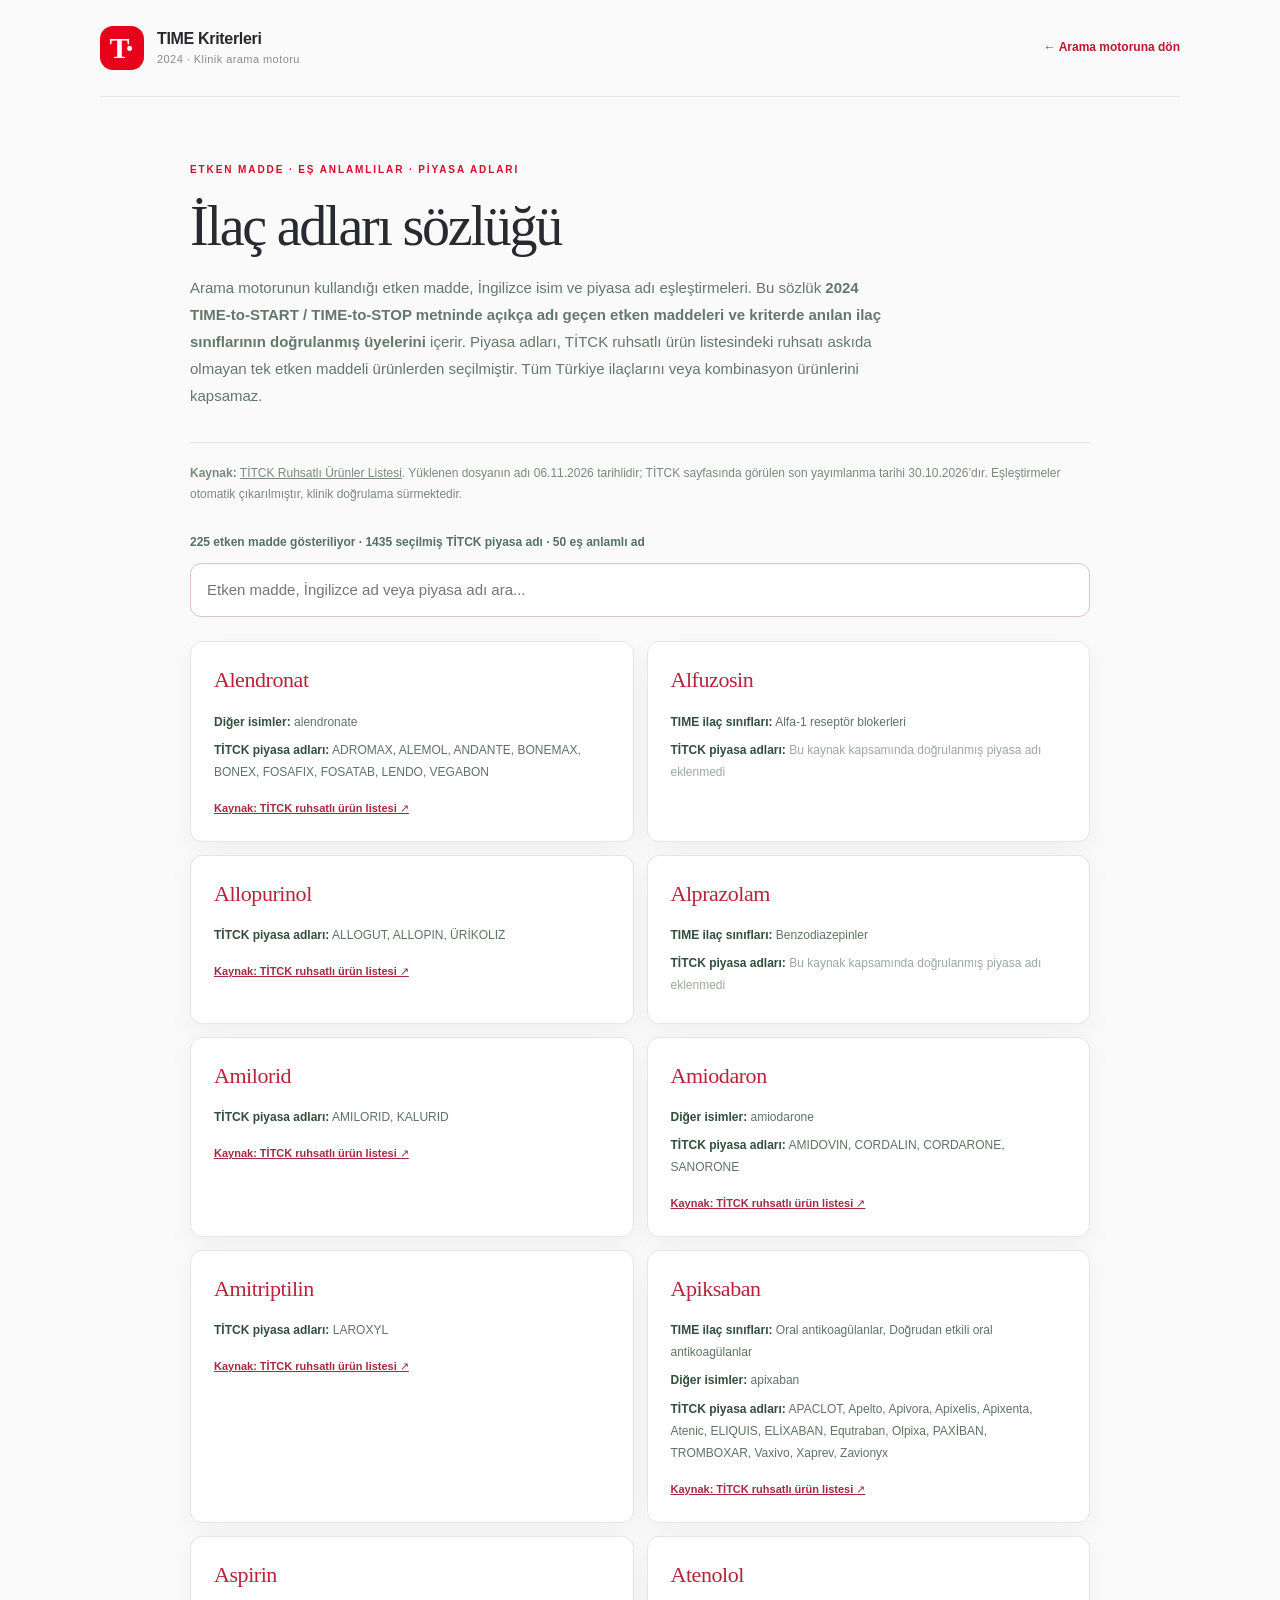
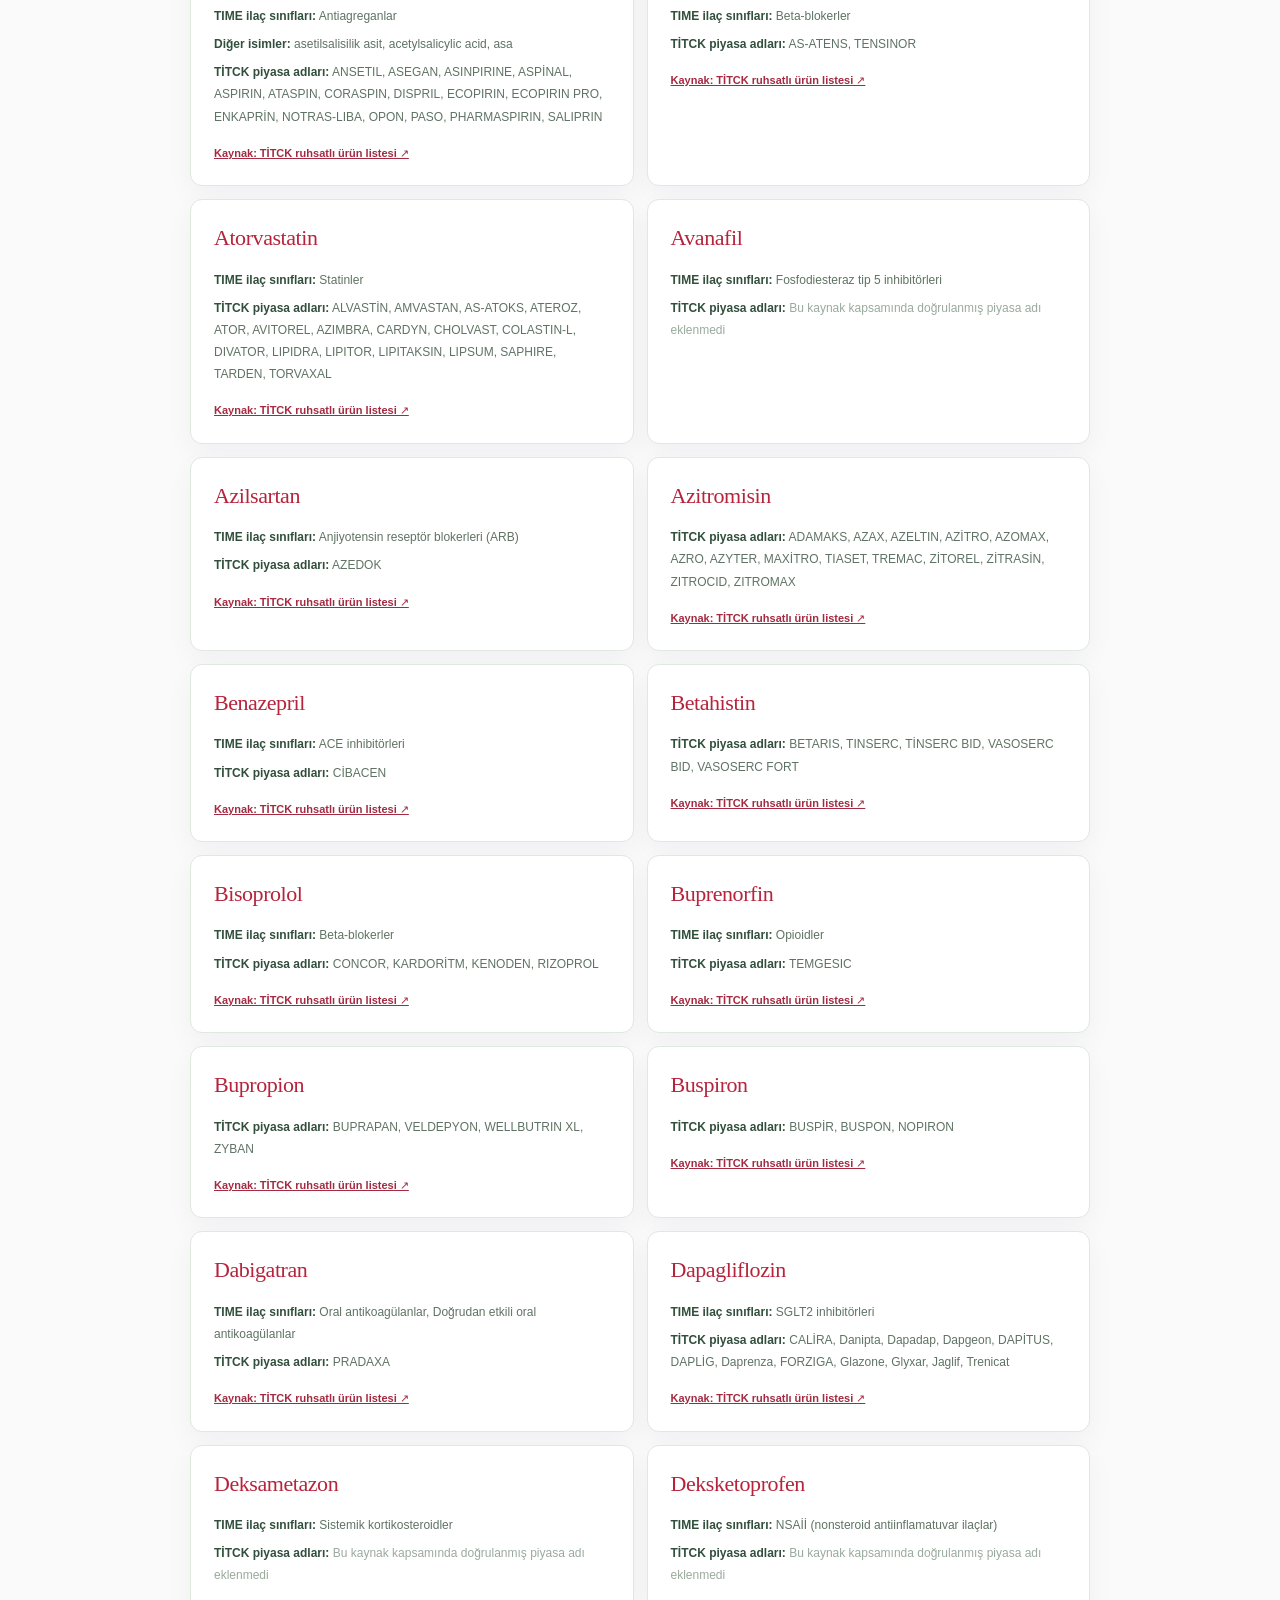
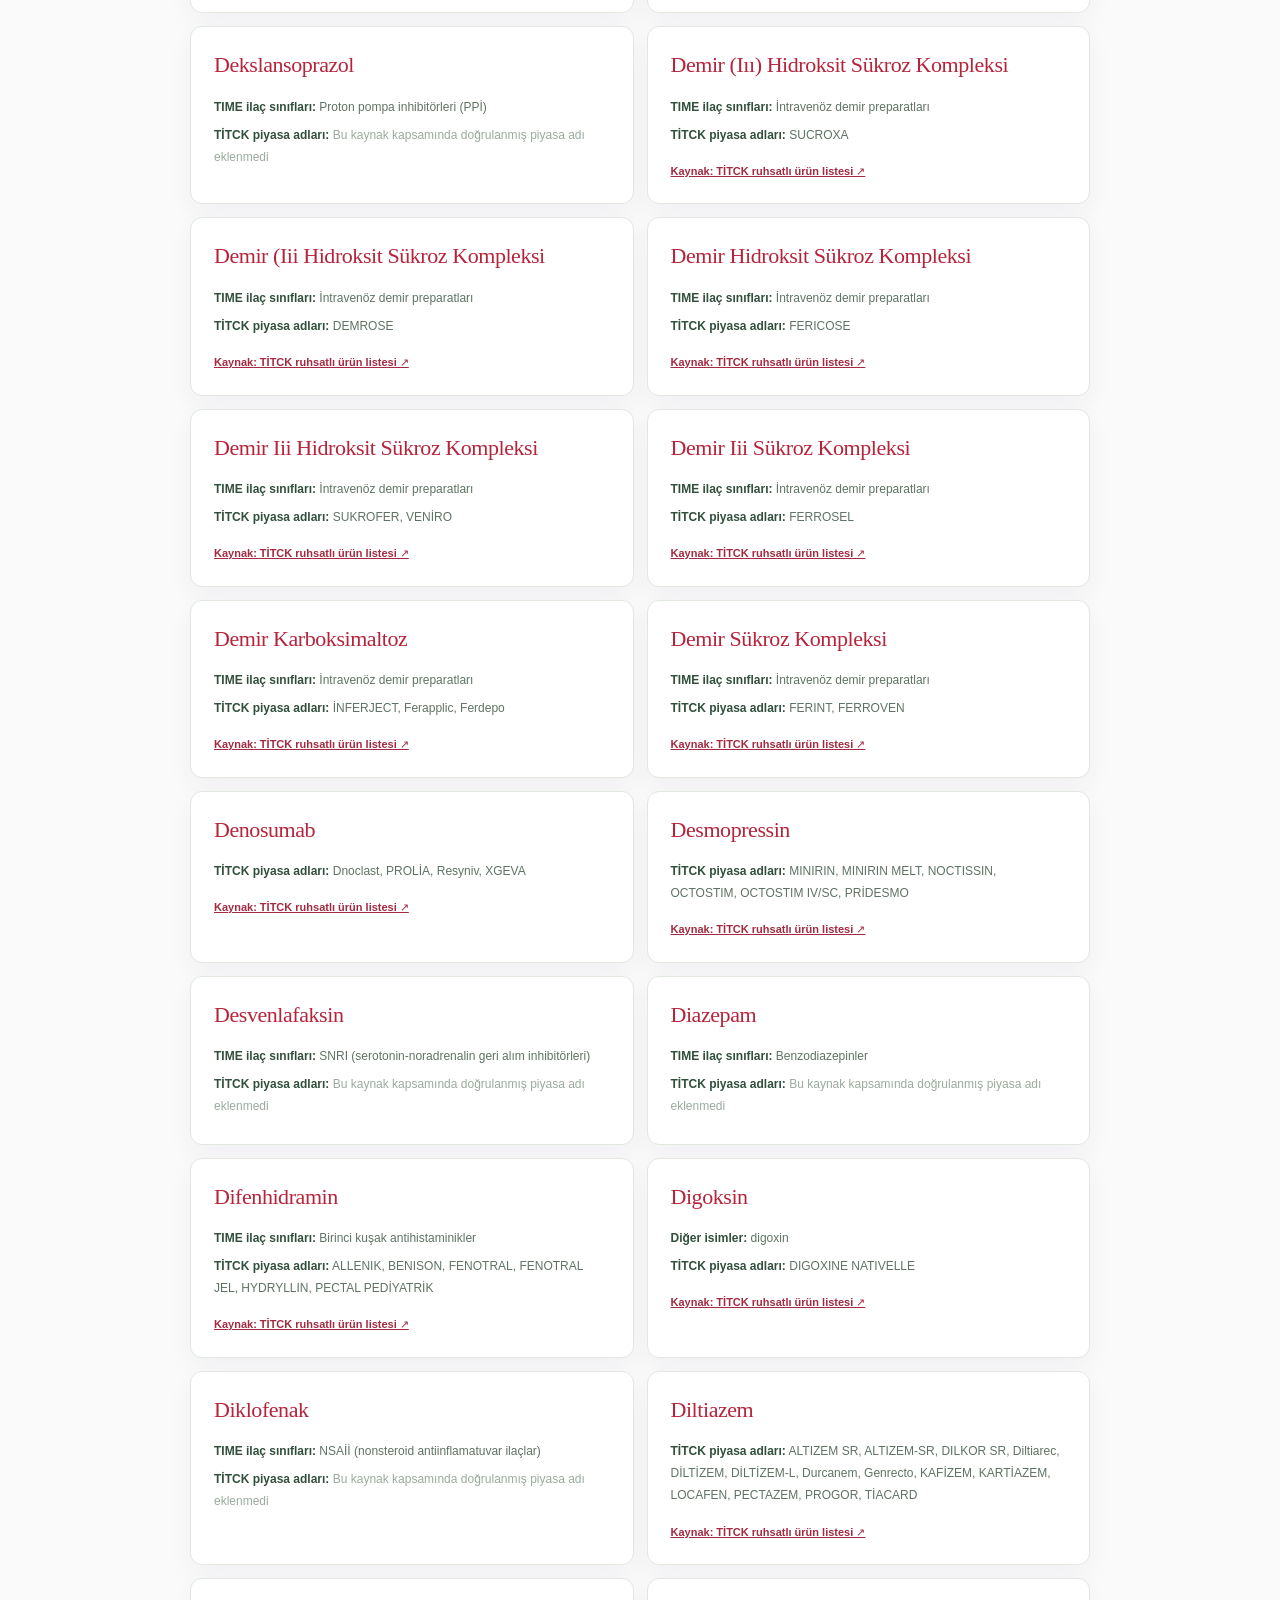
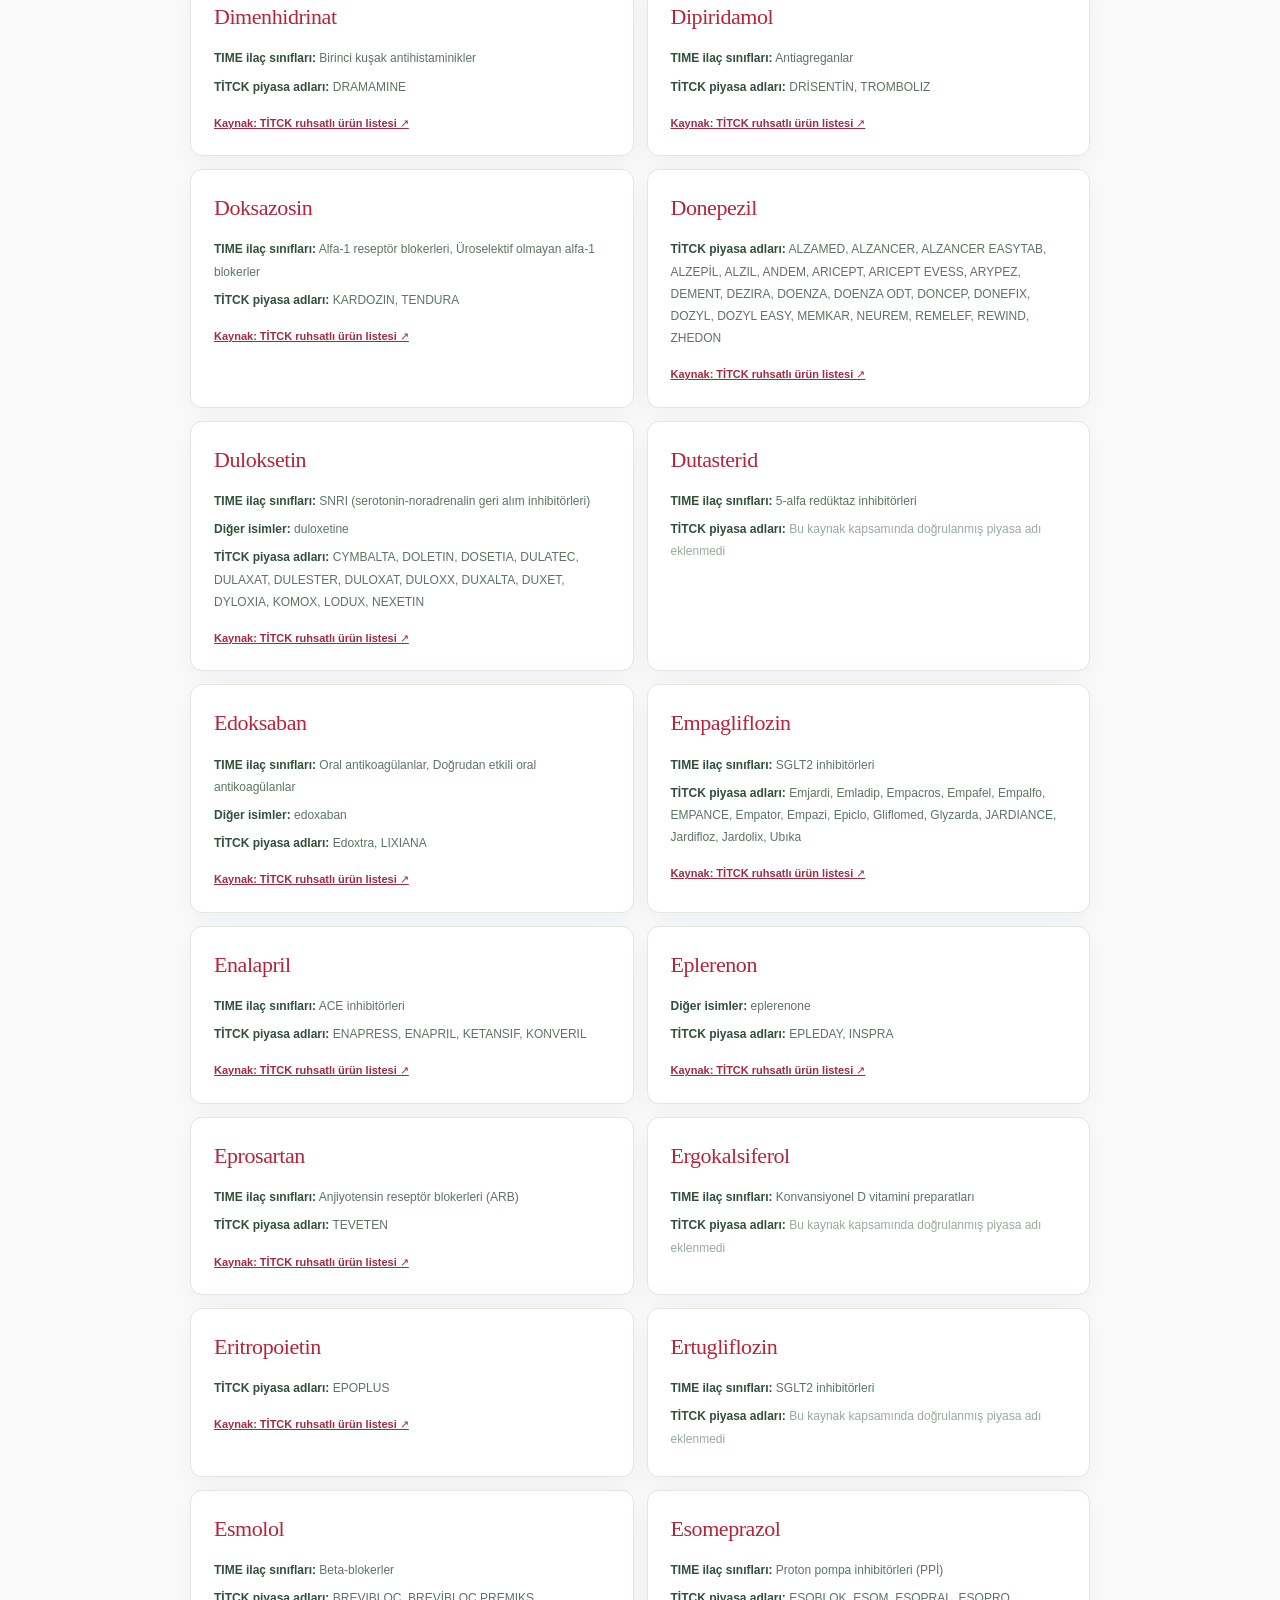
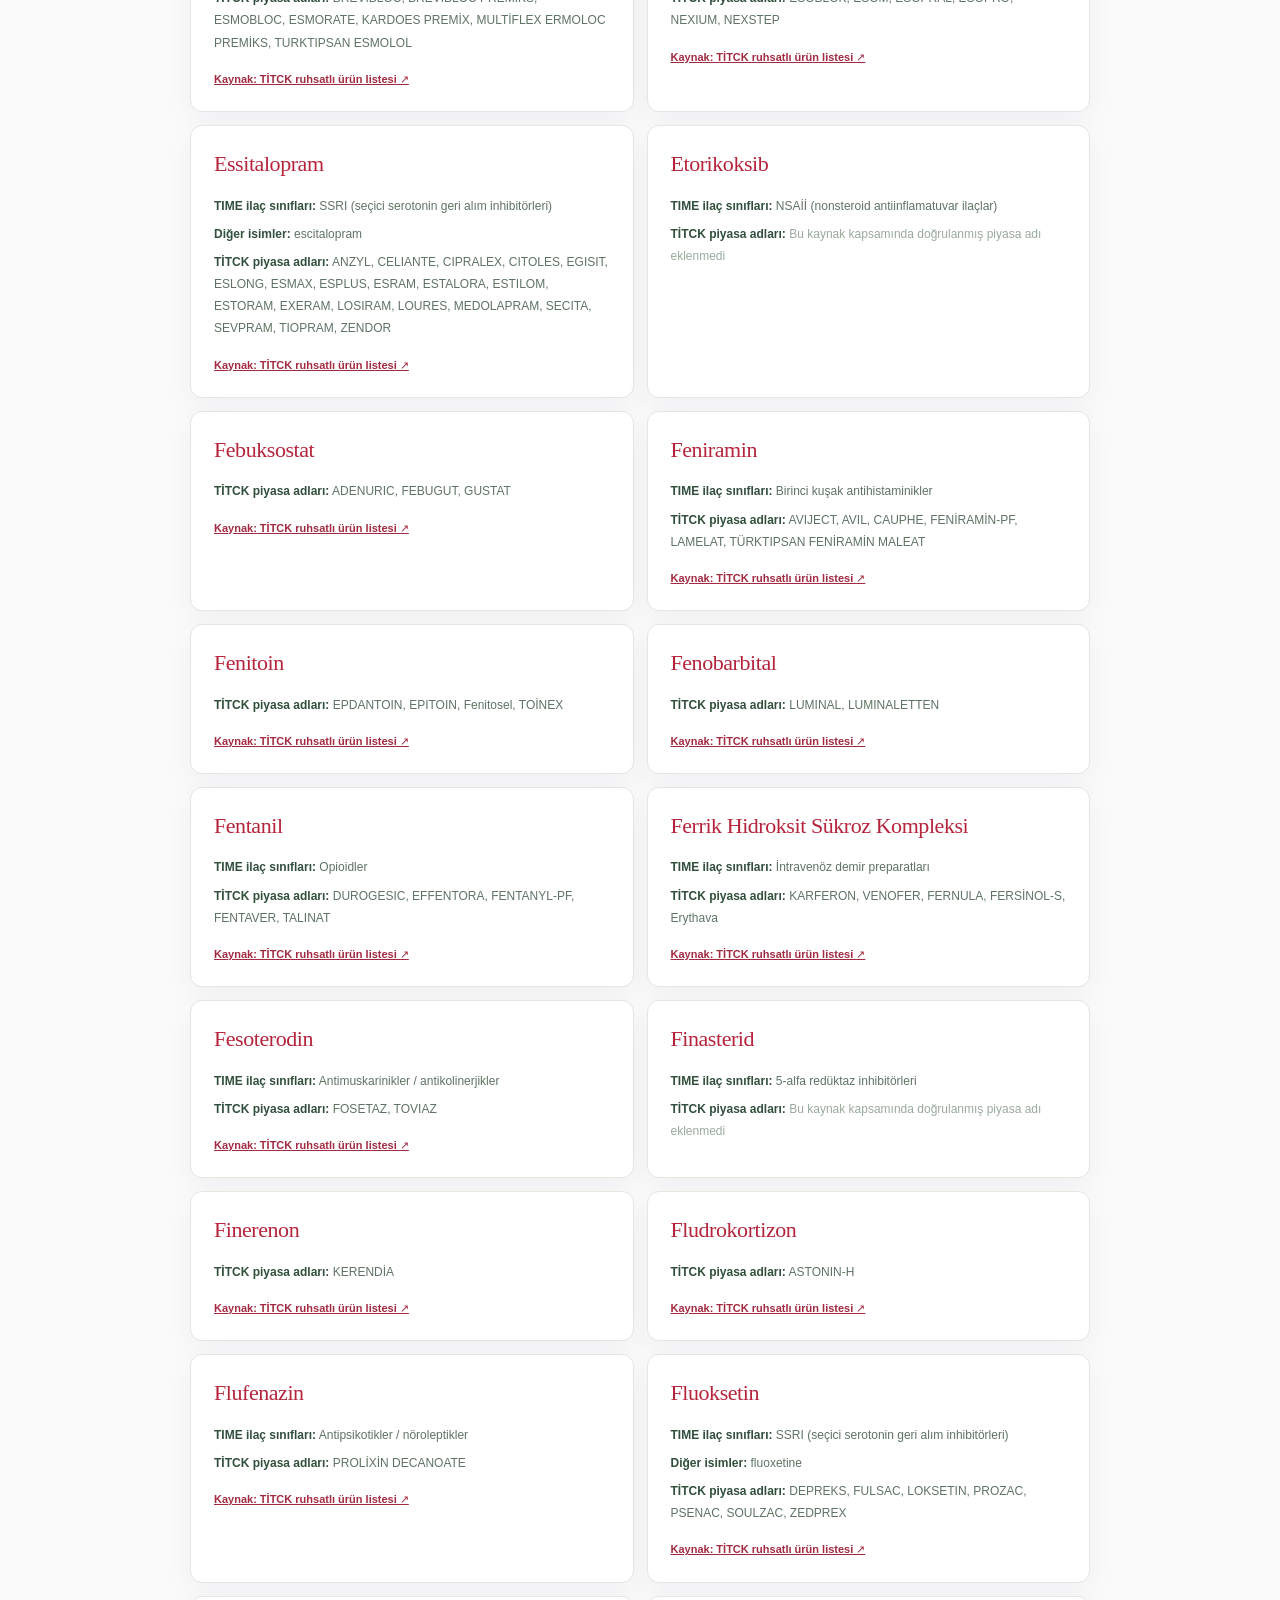
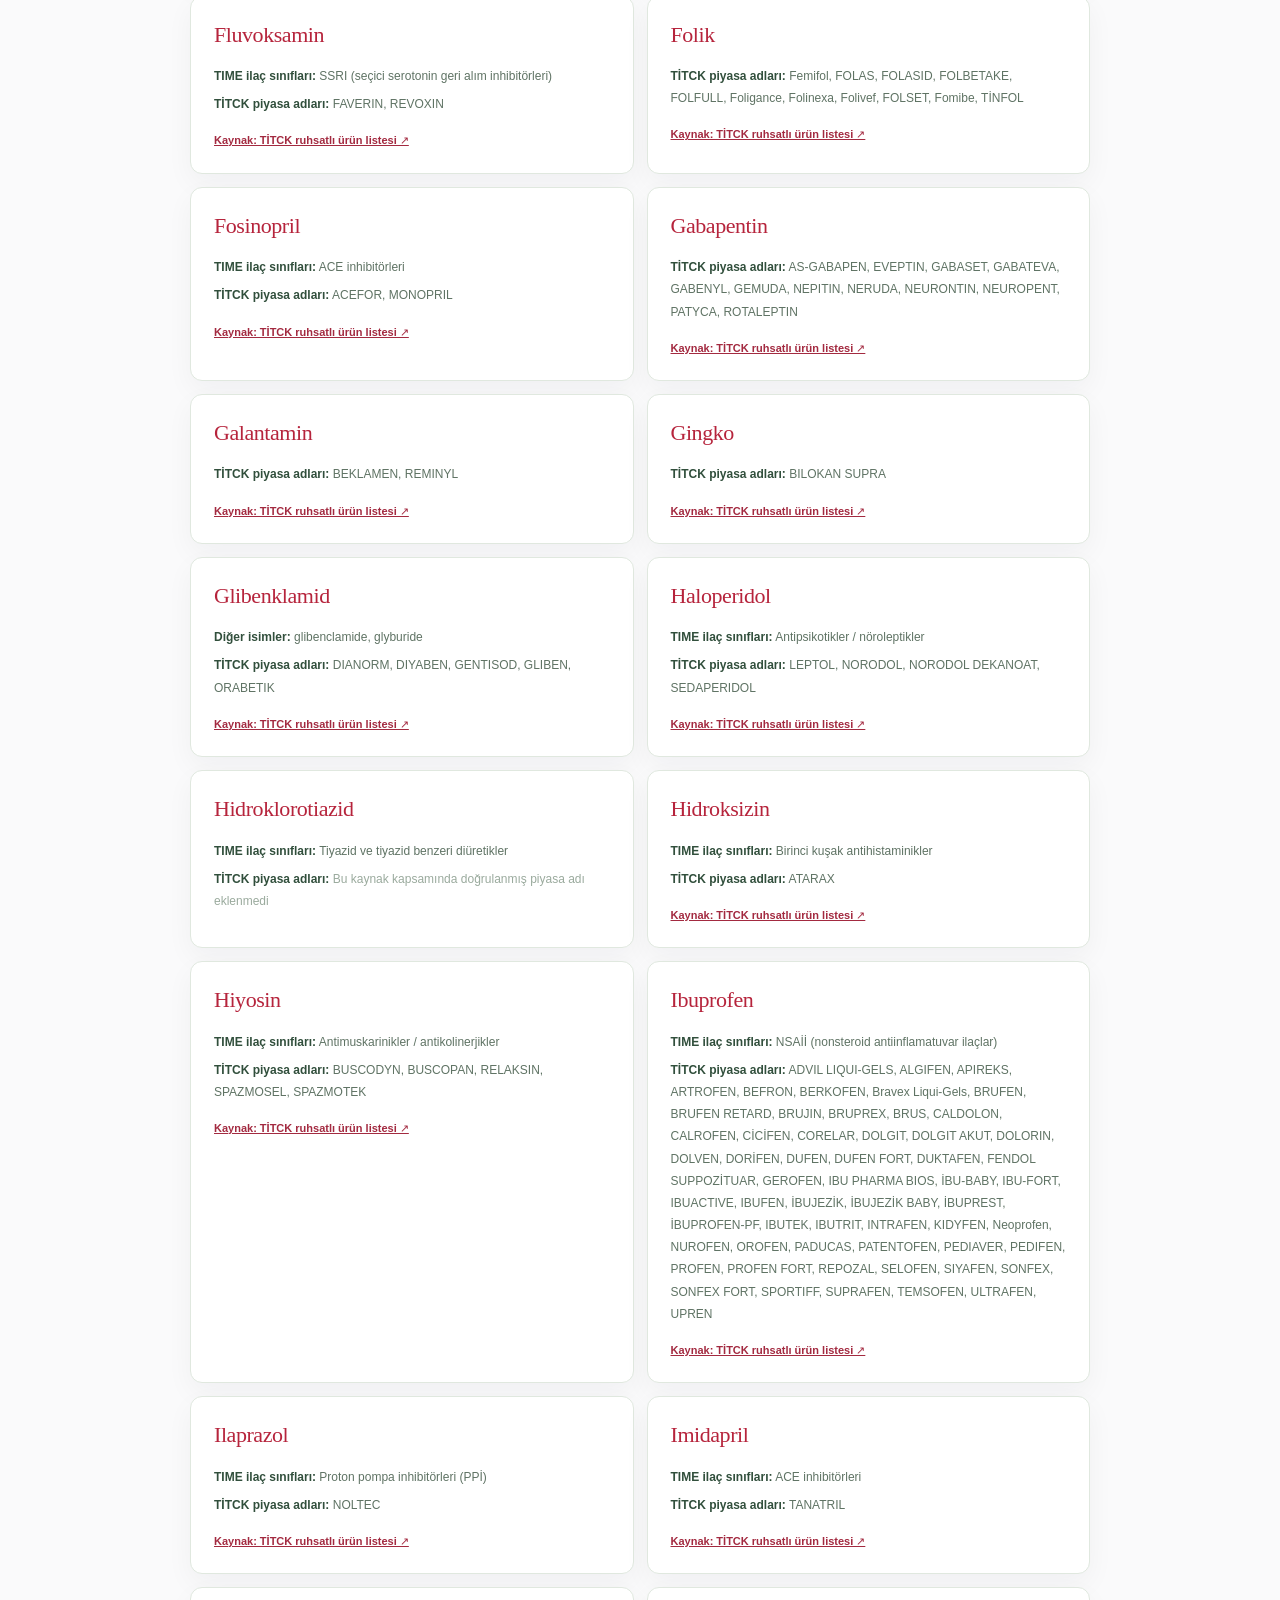
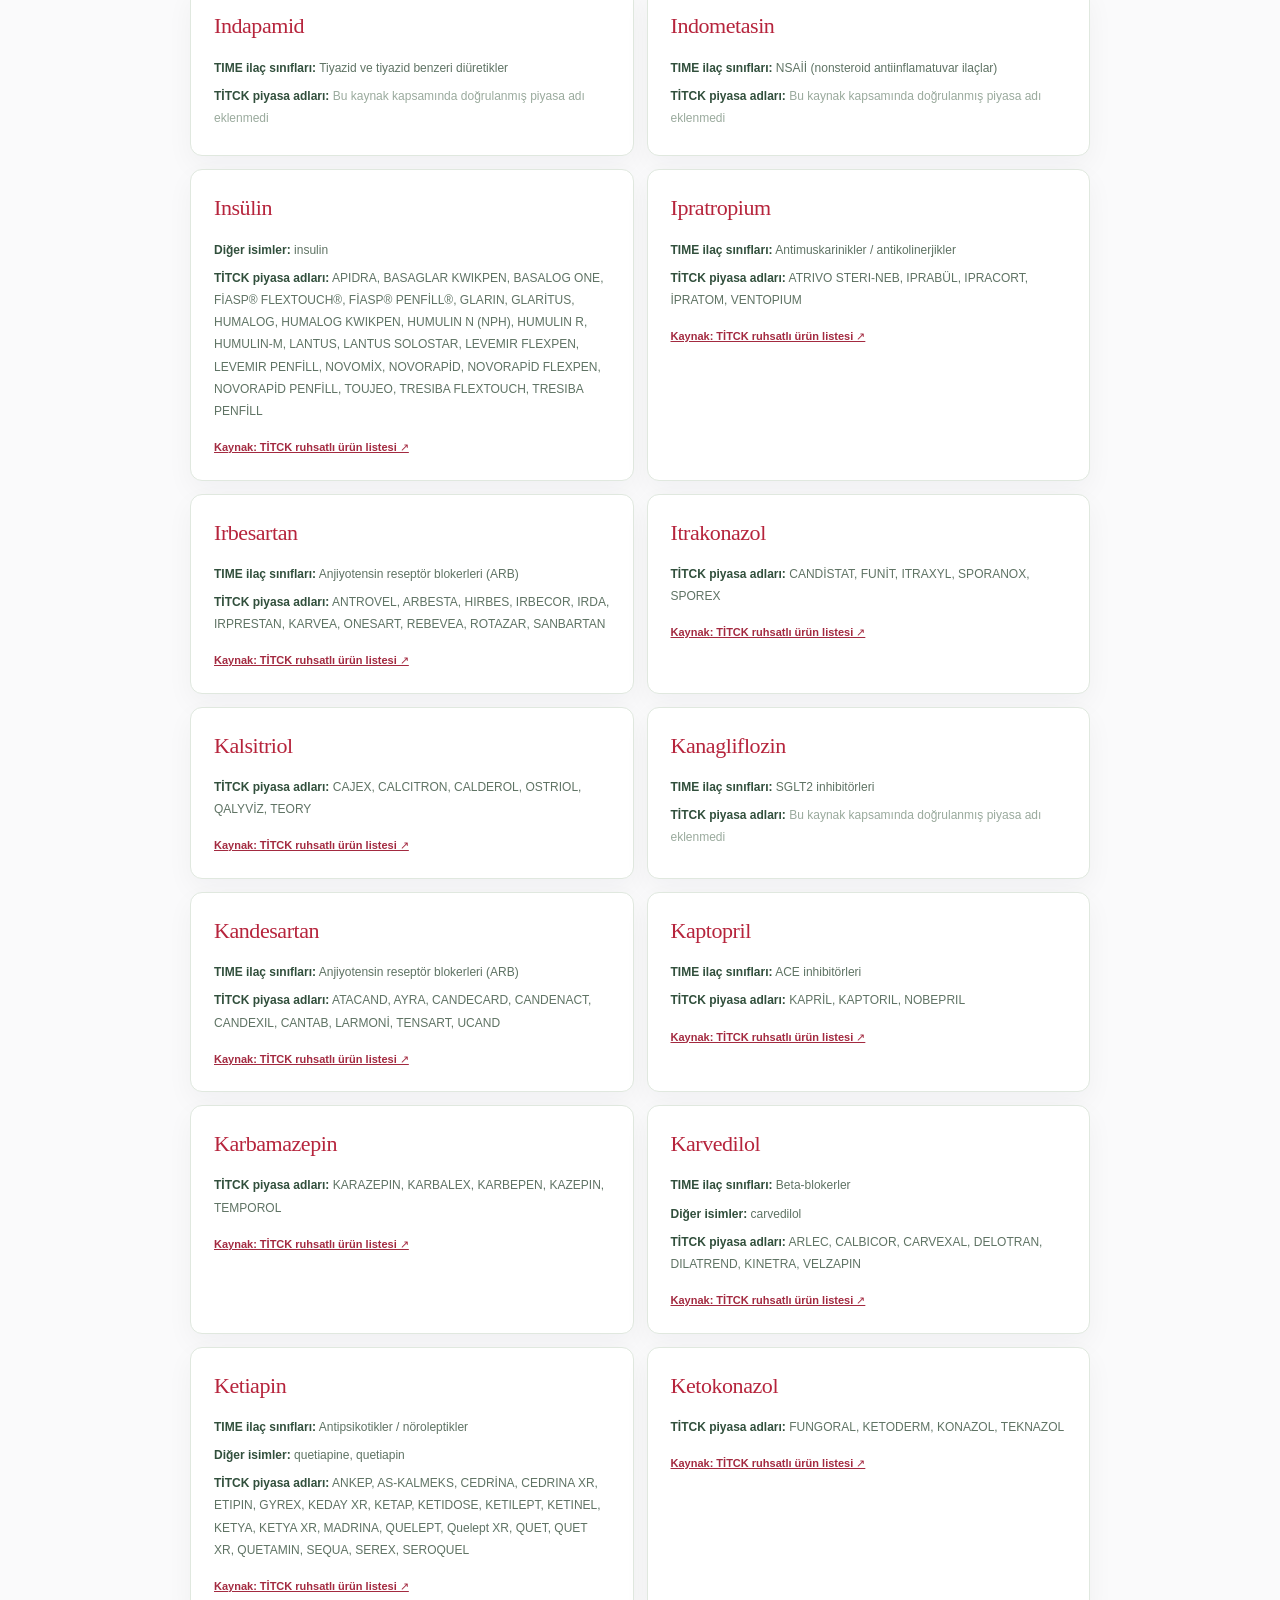
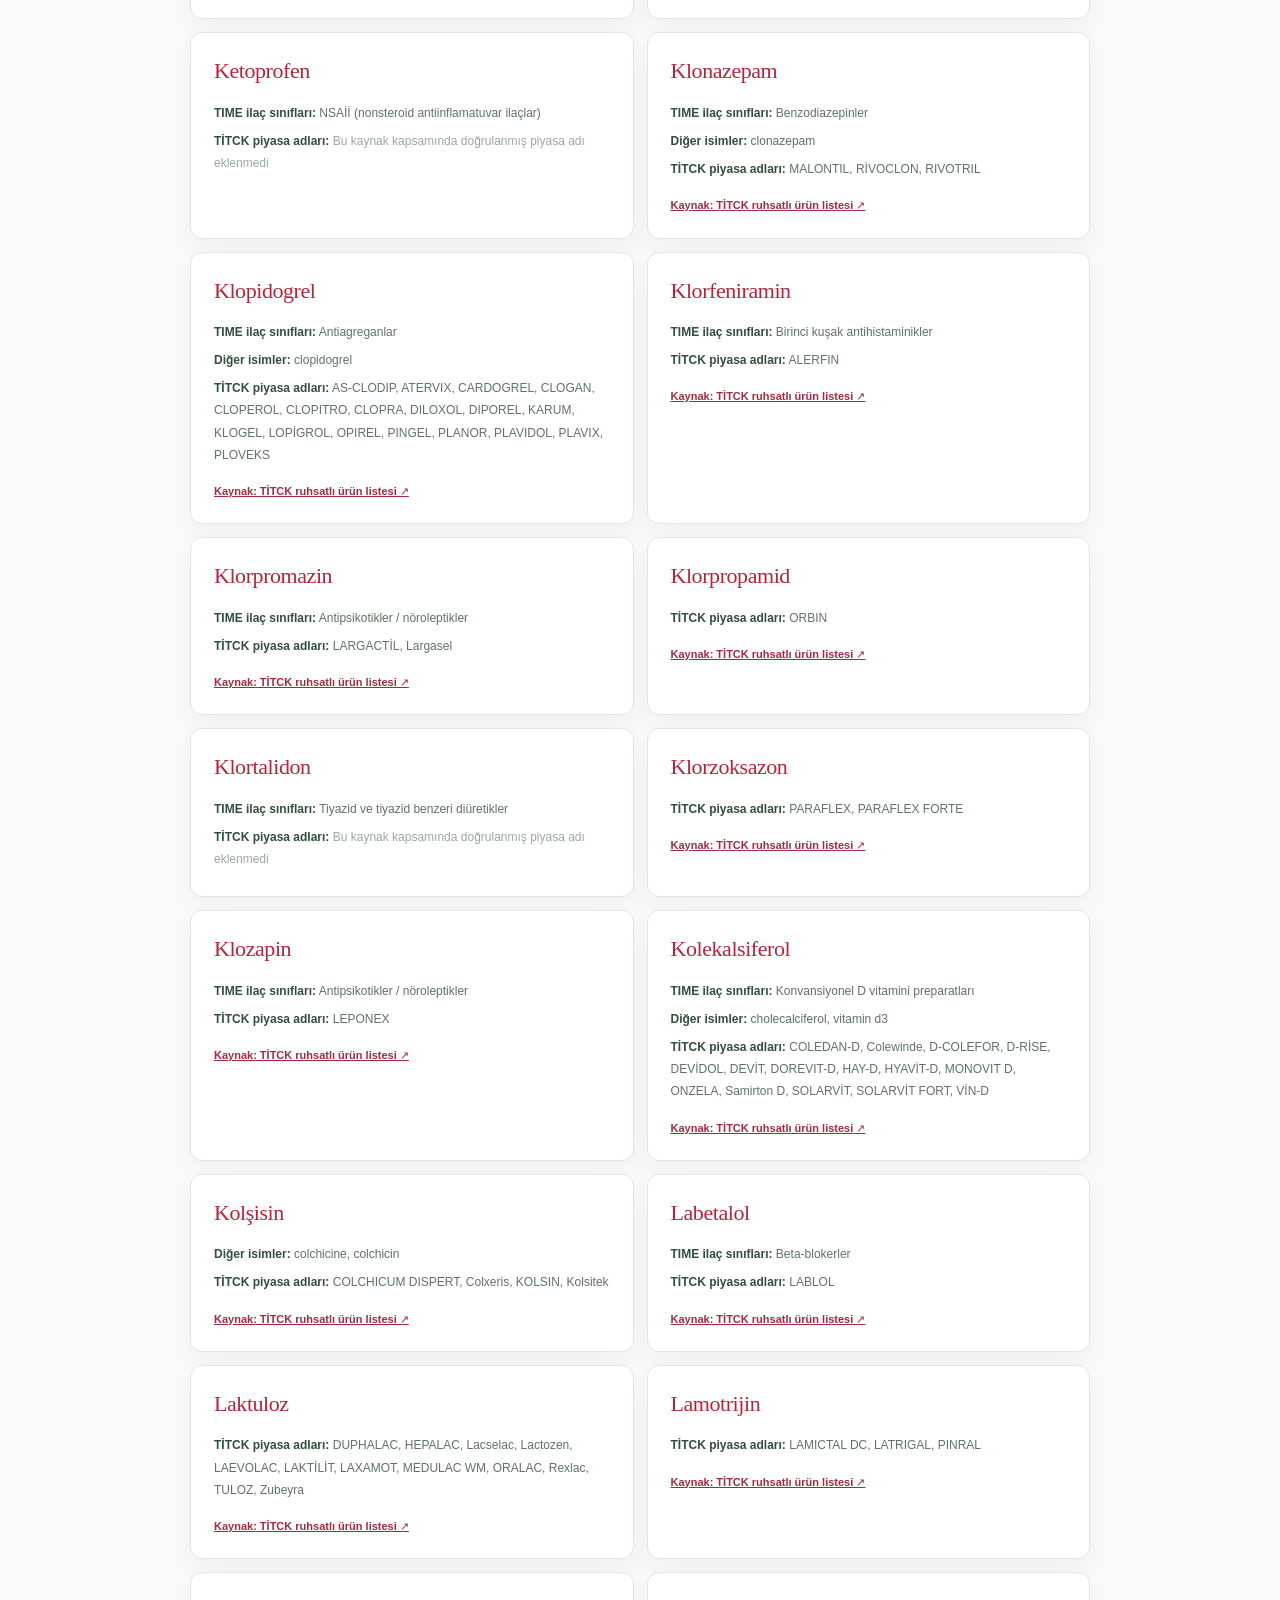
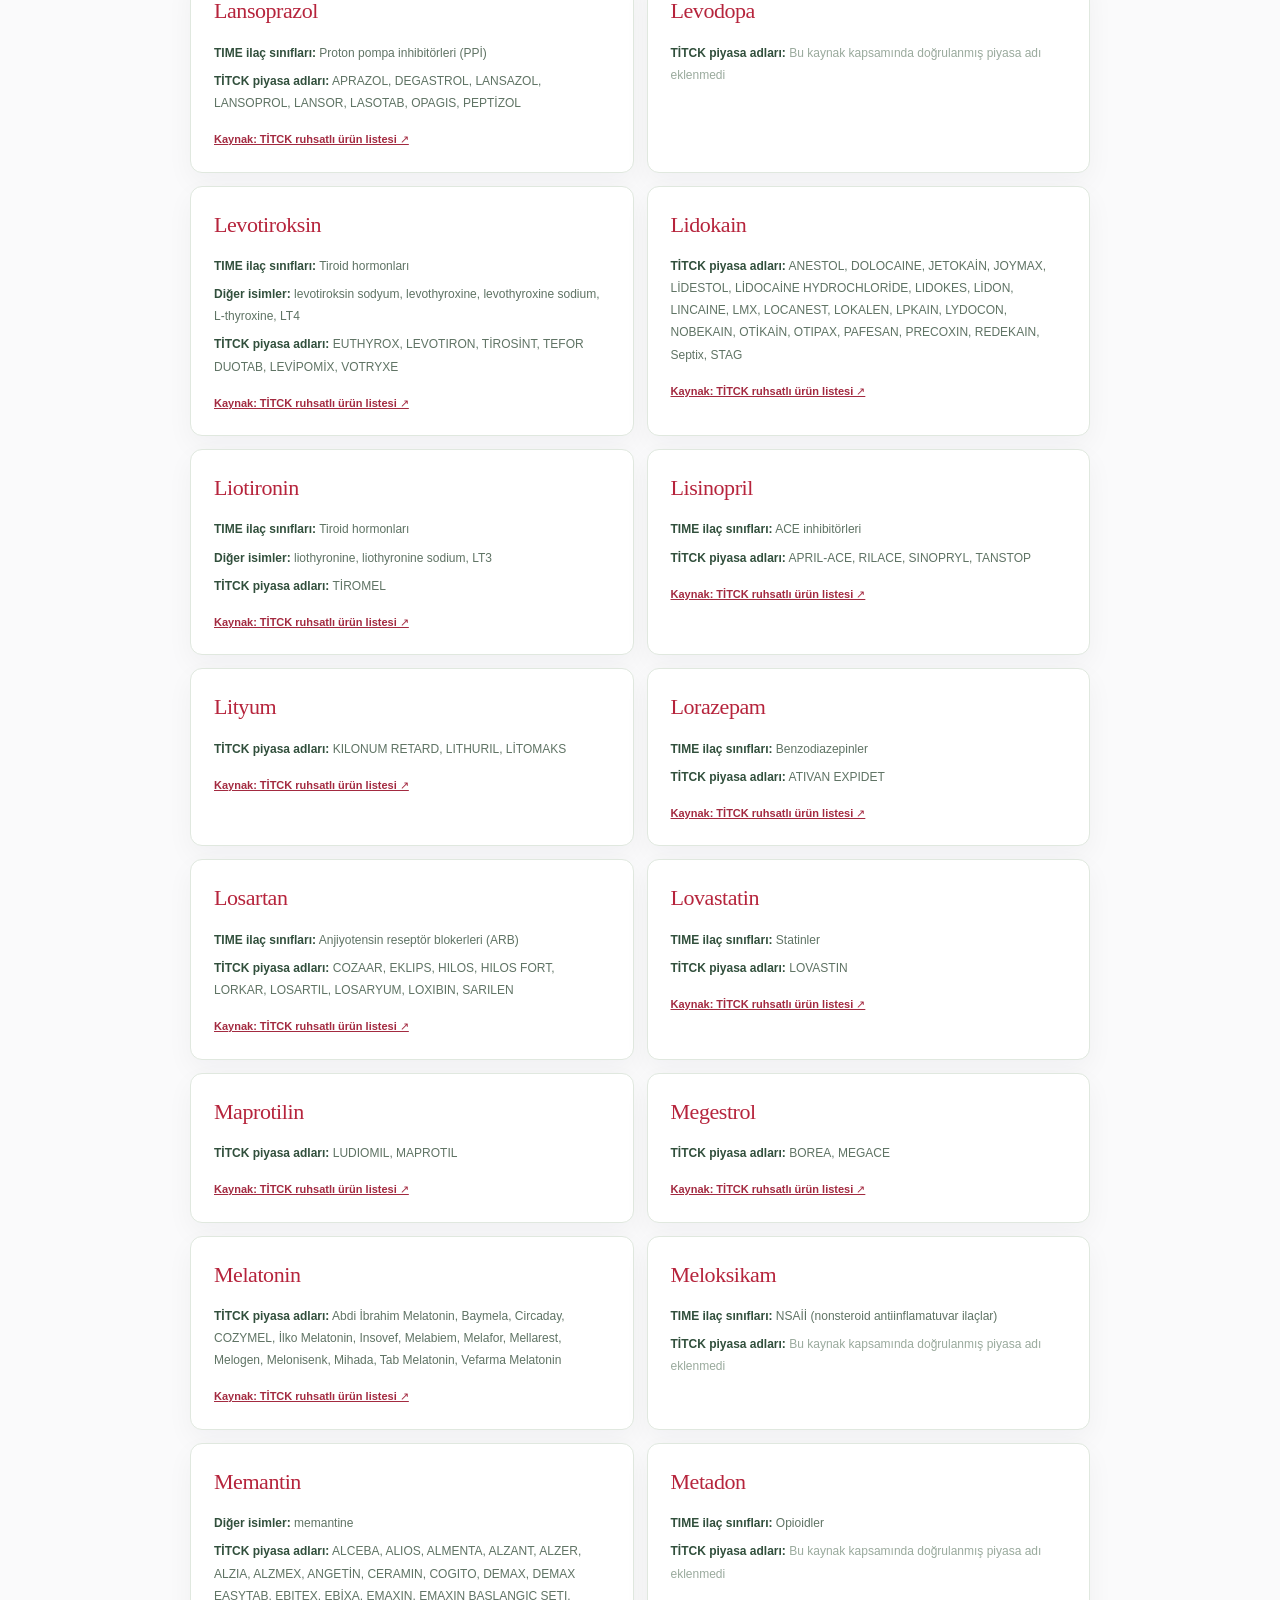
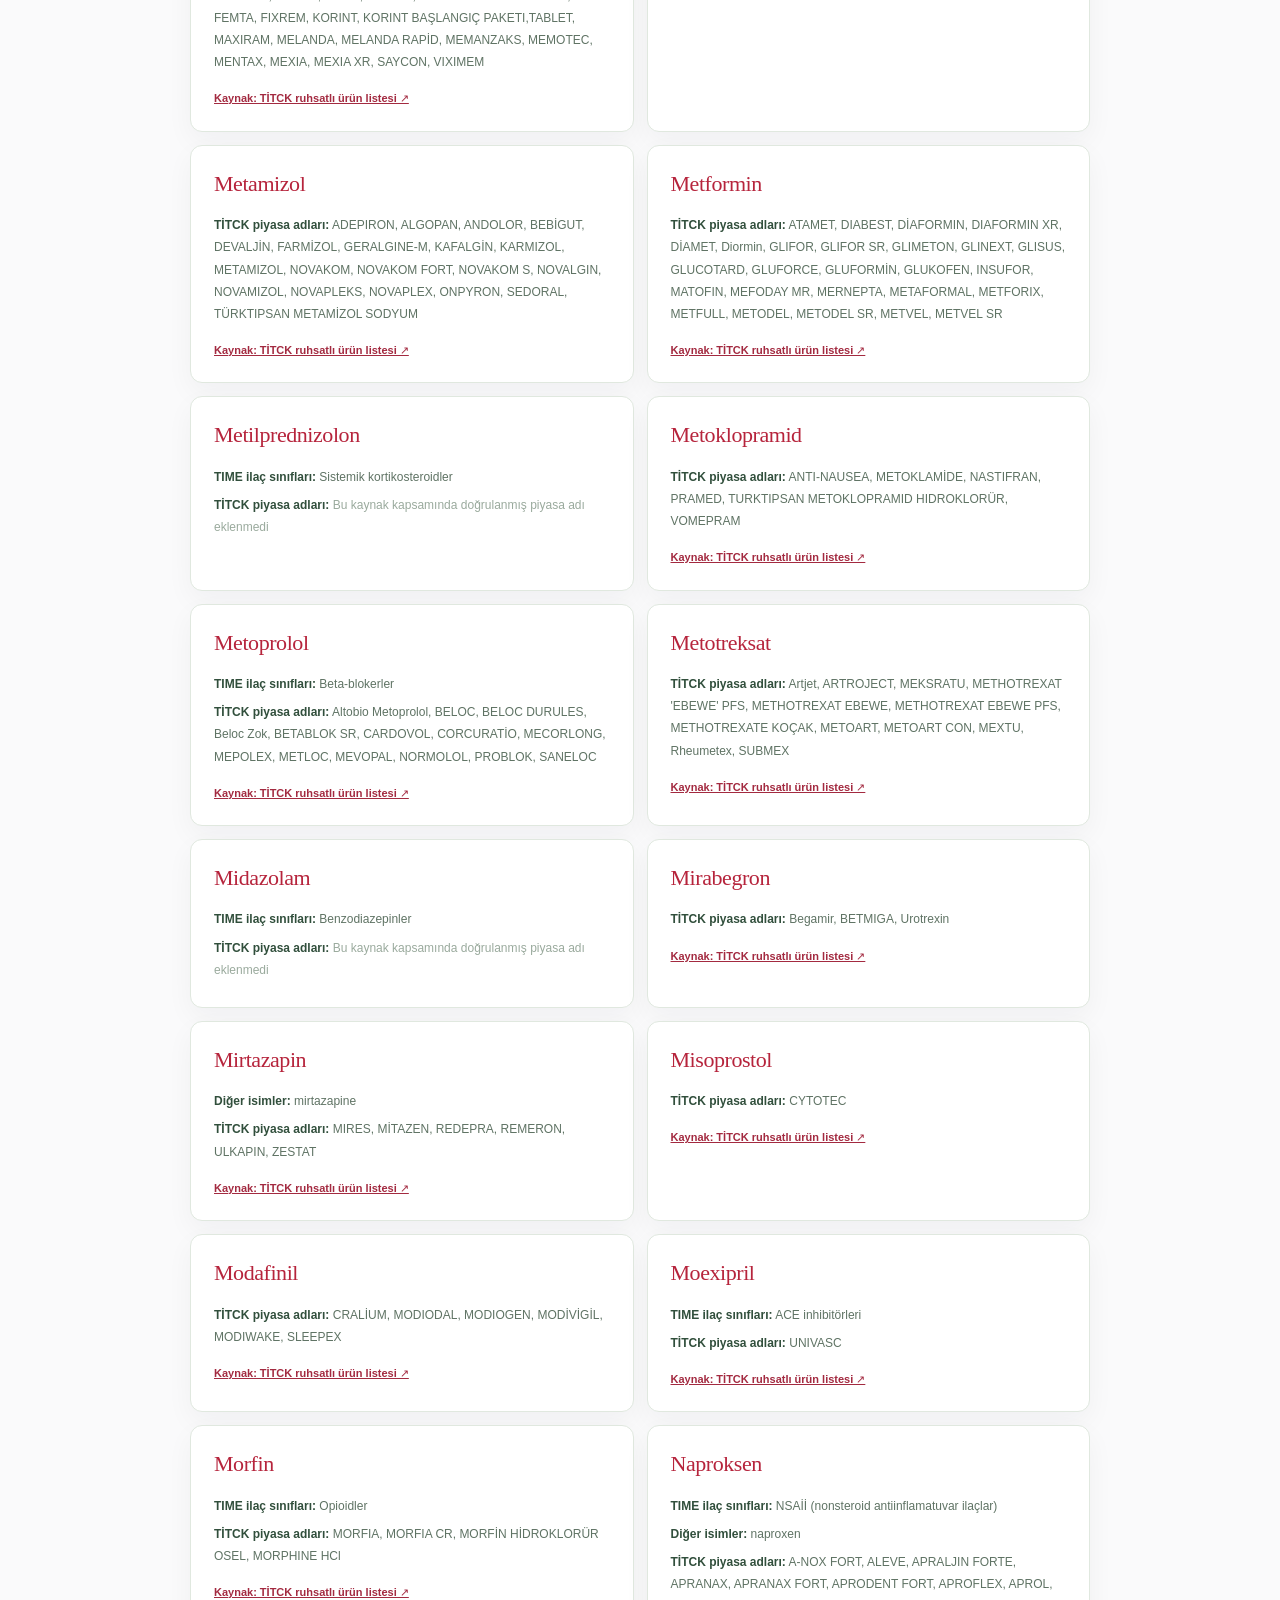
<file: ilac-sozlugu.html>
<!doctype html>
<html lang="tr">
<head>
  <meta charset="utf-8">
  <meta name="viewport" content="width=device-width,initial-scale=1">
  <meta name="theme-color" content="#164b3d">
  <title>İlaç Adları Sözlüğü | TIME Kriterleri</title>
  <link rel="stylesheet" href="./styles.css">
  <script src="./directory.js" defer></script>
</head>
<body>
 <div class="page-shell">
  <header class="site-header">
   <a class="brand" href="./"><span class="brand-symbol" aria-hidden="true">T<span class="brand-dot">·</span></span><span class="brand-name"><strong>TIME Kriterleri</strong><small>2024 · Klinik arama motoru</small></span></a>
   <a class="directory-back" href="./">← Arama motoruna dön</a>
  </header>
  <main class="directory-main">
   <p class="eyebrow">ETKEN MADDE · EŞ ANLAMLILAR · PİYASA ADLARI</p>
   <h1 class="directory-title">İlaç adları sözlüğü</h1>
   <p class="directory-lead">Arama motorunun kullandığı etken madde, İngilizce isim ve piyasa adı eşleştirmeleri. Bu sözlük <strong>2024 TIME-to-START / TIME-to-STOP metninde açıkça adı geçen etken maddeleri ve kriterde anılan ilaç sınıflarının doğrulanmış üyelerini</strong> içerir. Piyasa adları, TİTCK ruhsatlı ürün listesindeki ruhsatı askıda olmayan tek etken maddeli ürünlerden seçilmiştir. Tüm Türkiye ilaçlarını veya kombinasyon ürünlerini kapsamaz.</p>
   <p class="directory-caveat"><strong>Kaynak:</strong> <a href="https://www.titck.gov.tr/dinamikmodul/85" target="_blank" rel="noopener noreferrer">TİTCK Ruhsatlı Ürünler Listesi</a>. Yüklenen dosyanın adı 06.11.2026 tarihlidir; TİTCK sayfasında görülen son yayımlanma tarihi 30.10.2026’dır. Eşleştirmeler otomatik çıkarılmıştır, klinik doğrulama sürmektedir.</p>
   <div class="directory-count" id="dictionary-count" aria-live="polite">İlaç sözlüğü yükleniyor…</div>
   <label class="sr-only" for="dictionary-search">İlaç sözlüğünde ara</label>
   <input id="dictionary-search" class="directory-input" type="search" placeholder="Etken madde, İngilizce ad veya piyasa adı ara...">
   <div id="dictionary-results" class="directory-results"></div>
   <p class="directory-caveat">Kaynaklar, eşleştirmelerin doğrulanması içindir. Bir ürünün burada bulunması satışta olduğu, temin edilebildiği ya da belirli hasta için uygun olduğu anlamına gelmez. Güncel durum için TİTCK ve ürün KÜB'ü incelenmelidir. İlaç sınıfı eşleşmeleri, ilgili TIME kriterine ulaşmak içindir; kriterdeki endikasyon, kontrendikasyon ve diğer klinik koşullar ayrıca değerlendirilmelidir.</p>
  </main>
 </div>
</body>
</html>
</file>
<file: styles.css>
:root{color-scheme:light;--ink:#182c27;--muted:#6e7a74;--deep:#164b3d;--green:#167552;--green-wash:#edf7f1;--red:#a24742;--red-wash:#fdf0ee;--line:#e3e9e3;--paper:#f8faf7;--white:#fff;--shadow:0 12px 30px rgba(21,56,43,.055);font-family:Inter,ui-sans-serif,-apple-system,BlinkMacSystemFont,"Segoe UI",sans-serif;font-synthesis:none}
*{box-sizing:border-box}html{scroll-behavior:smooth}body{margin:0;background:var(--paper);color:var(--ink);line-height:1.65}button,input,select{font:inherit}button{cursor:pointer}a{color:inherit}button:focus-visible,a:focus-visible,input:focus-visible,select:focus-visible,summary:focus-visible{outline:3px solid #79bba5;outline-offset:3px}.sr-only{position:absolute;height:1px;width:1px;overflow:hidden;clip:rect(0,0,0,0);white-space:nowrap}.skip-link{position:absolute;z-index:999;top:-80px;left:16px;background:#fff;padding:12px}.skip-link:focus{top:12px}.page-shell{max-width:1150px;margin:auto;padding:0 35px}.site-header{display:flex;align-items:center;justify-content:space-between;padding:26px 0;border-bottom:1px solid var(--line)}.brand{display:inline-flex;align-items:center;gap:13px;text-decoration:none}.brand-symbol{height:44px;width:44px;border-radius:13px;background:var(--deep);color:#fff;display:flex;justify-content:center;align-items:center;font-family:Georgia,serif;font-weight:700;font-size:30px;line-height:1;letter-spacing:-4px;padding-right:5px}.brand-dot{font-size:31px;color:#b1ddbd}.brand-name{display:flex;flex-direction:column;line-height:1.25;gap:4px}.brand-name strong{font-size:16px;font-weight:760;letter-spacing:-.02em}.brand-name small{color:var(--muted);font-weight:500;font-size:11px;letter-spacing:.04em}.header-label{display:inline-flex;align-items:center;gap:9px;color:#607b6c;font-size:12px;font-weight:650}.header-label-dot{height:8px;width:8px;border-radius:50%;background:#59a785;box-shadow:0 0 0 4px #e7f3e9}
.hero{padding:78px 0 78px;max-width:820px;margin:auto;text-align:center}.hero-kicker{font-size:11px;letter-spacing:.2em;font-weight:800;color:var(--green);display:flex;align-items:center;justify-content:center;gap:12px}.kicker-line{display:inline-block;height:1px;width:23px;background:var(--green)}h1,h2,h3,p{margin-top:0}.hero h1{font-family:Georgia,"Times New Roman",serif;font-size:clamp(43px,6.1vw,71px);line-height:1.13;letter-spacing:-.047em;font-weight:500;margin:21px 0 21px}.hero h1 em{font-weight:400;color:var(--deep)}.hero-intro{max-width:660px;margin:0 auto 31px;color:#66766e;font-size:15px;line-height:1.82}.search-wrap{height:66px;display:flex;align-items:center;gap:13px;padding:0 17px 0 22px;box-shadow:0 16px 35px rgba(33,65,45,.08);background:#fff;border:1px solid #cdded5;border-radius:15px;transition:border-color .2s,box-shadow .2s}.search-wrap:focus-within{border-color:#348965;box-shadow:0 0 0 4px #dff1e7,0 16px 35px rgba(33,65,45,.07)}.search-icon{height:23px;width:23px;color:#4a9072;flex:none}#query{min-width:0;flex:1;background:transparent;border:0;outline:none;font-size:16px;color:var(--ink)}#query::-webkit-search-cancel-button{display:none}#query::placeholder{color:#98aaa0}.shortcut{font-family:inherit;font-size:11px;color:#84958b;border:1px solid #e2e9e2;border-radius:5px;padding:2px 7px;white-space:nowrap}.clear-button{background:#edf3ee;color:#536b5b;border:0;border-radius:8px;font-size:23px;width:32px;height:32px;line-height:25px}.example-line{display:flex;justify-content:center;align-items:center;gap:9px;flex-wrap:wrap;margin-top:17px;color:#8b988f;font-size:12px}.query-example{border:1px solid #e0e9e1;border-radius:100px;padding:4px 11px;color:#496956;background:#fff;font-size:12px}.query-example:hover{background:#eff7f0}
.library{padding-bottom:95px}.library-heading{display:flex;align-items:end;justify-content:space-between;gap:15px;margin-bottom:25px}.eyebrow{font-size:10px;letter-spacing:.19em;color:#549073;font-weight:800;margin-bottom:8px}.library-heading h2{font-family:Georgia,serif;letter-spacing:-.025em;font-weight:500;font-size:33px;line-height:1.2;margin:0}.source-label{font-size:12px;color:#89968d}.segment-bar{display:flex;flex-wrap:wrap;gap:8px;margin-bottom:22px}.segment{display:flex;align-items:center;gap:9px;border:1px solid #dee7df;background:#fff;padding:12px 18px;border-radius:11px;color:#63736a;font-size:13px;font-weight:700;transition:all .18s}.segment:hover{border-color:#accfbb}.segment.active{background:var(--deep);border-color:var(--deep);color:#fff;box-shadow:0 6px 15px rgba(20,75,61,.12)}.segment>span:last-child{border-radius:6px;background:rgba(25,75,56,.06);padding:1px 7px;font-size:11px}.segment.active>span:last-child{background:rgba(255,255,255,.15)}.segment-indicator{width:7px;height:7px;border-radius:50%;display:inline-block}.segment-indicator.stop{background:#d47f74}.segment-indicator.start{background:#5cbd87}.toolbar{min-height:60px;display:flex;align-items:end;gap:12px;margin-bottom:17px}.filter-label{font-size:11px;color:#6b8072;font-weight:700;display:flex;flex-direction:column;gap:4px}.filter-label select{border:1px solid #dfe7df;border-radius:9px;background:#fff;color:#345045;padding:10px 35px 10px 12px;font-size:13px;min-width:220px;max-width:300px;cursor:pointer}.result-count{margin:auto 0 10px auto;font-size:12px;color:#74847b;font-weight:600;white-space:nowrap}.results{display:grid;grid-template-columns:1fr;gap:14px}.criterion-card{scroll-margin-top:30px;border:1px solid #e3e9e3;background:#fff;border-radius:15px;padding:24px 27px 18px;box-shadow:var(--shadow);transition:border-color .18s,transform .18s}.criterion-card:hover{border-color:#c9d9ce;transform:translateY(-1px)}.criterion-header{display:flex;align-items:center;justify-content:space-between;gap:12px;flex-wrap:wrap;margin-bottom:16px}.criterion-heading{display:flex;align-items:center;flex-wrap:wrap;gap:10px}.type-tag{font-size:10px;border-radius:6px;letter-spacing:.05em;font-weight:850;padding:5px 9px;line-height:1.2}.type-tag.stop{background:var(--red-wash);color:var(--red)}.type-tag.start{background:var(--green-wash);color:var(--green)}.criterion-code{font-weight:820;letter-spacing:-.015em;font-size:15px;color:#284338}.criterion-meta{font-size:11px;color:#89958d;font-weight:600}.criterion-text{font-size:14px;line-height:1.82;color:#283d34;margin:0 0 14px;white-space:normal}.note-block{border-left:3px solid #b0cbbb;background:#f6faf6;border-radius:0 8px 8px 0;padding:11px 16px;margin:16px 0;font-size:12px;line-height:1.75;color:#52695b}.note-heading{font-size:10px;letter-spacing:.08em;text-transform:uppercase;color:#517b60;font-weight:850;margin:0 0 6px}.note-block ul{margin:0;padding-left:18px}.note-block li+li{margin-top:6px}.card-bottom{border-top:1px solid #edf0ec;margin-top:15px;padding-top:12px;display:flex;justify-content:space-between;align-items:center;gap:10px;flex-wrap:wrap}.reference-detail summary{list-style:none;color:#567664;font-size:12px;font-weight:650;cursor:pointer}.reference-detail summary::-webkit-details-marker{display:none}.reference-detail summary:after{content:"  +";font-weight:800}.reference-detail[open] summary:after{content:"  −"}.reference-detail[open]{flex-basis:100%;order:3}.references{margin:13px 0 8px;padding-left:20px;font-size:11px;line-height:1.6;color:#6f8274;word-break:break-word}.references li+li{margin-top:7px}.card-actions{display:flex;align-items:center;gap:14px}.card-action{border:0;background:transparent;color:#5d796a;font-size:11px;font-weight:700;padding:6px 0}.card-action:hover{text-decoration:underline;color:var(--deep)}.copy-feedback{font-size:11px;color:var(--green);font-weight:650}.show-more{display:block;margin:27px auto 0;border:1px solid #b9cdbf;border-radius:11px;padding:12px 24px;background:#fff;color:var(--deep);font-size:13px;font-weight:750}.show-more:hover{background:#ecf7f0}.show-more[hidden],.clear-button[hidden]{display:none}.empty-state{text-align:center;padding:55px 20px;border:1px dashed #cfddd0;background:#fff;border-radius:14px}.empty-icon{font-family:Georgia,serif;font-size:40px;color:#9abca6}.empty-state h3{font-size:18px;font-weight:700;margin-bottom:6px}.empty-state p{color:#7a887e;font-size:13px;margin:0}.site-footer{padding:28px 0 45px;border-top:1px solid var(--line);display:grid;grid-template-columns:1fr 1.4fr;gap:35px;color:#75847a;font-size:12px}.site-footer strong{color:#385749}.site-footer p{margin:5px 0 0}.disclaimer{font-size:11px;line-height:1.7}
@media(max-width:760px){.page-shell{padding:0 19px}.site-header{padding:18px 0}.header-label{display:none}.hero{padding:63px 0 55px}.hero h1{font-size:clamp(42px,9vw,60px)}.hero-intro{font-size:14px}.shortcut{display:none}.search-wrap{height:61px}.library-heading{align-items:start;flex-direction:column}.library-heading h2{font-size:29px}.toolbar{flex-wrap:wrap;align-items:end}.filter-label{flex:1;min-width:150px}.filter-label select{min-width:0;max-width:none;width:100%}.result-count{flex-basis:100%;margin:3px 0 0}.segment{flex:1;justify-content:center;padding:11px 10px;min-width:110px}.criterion-card{padding:20px 18px 14px}.criterion-header{align-items:start}.criterion-meta{width:100%}.site-footer{grid-template-columns:1fr;gap:18px}.library{padding-bottom:65px}}
@media(max-width:480px){.brand-name strong{font-size:15px}.brand-symbol{height:39px;width:39px}.segment{font-size:11px;gap:5px;min-width:0}.segment>span:last-child{font-size:10px;padding:1px 4px}.criterion-text{font-size:13.5px}.search-wrap{padding:0 14px}.card-actions{gap:10px}}
@media(prefers-reduced-motion:reduce){html{scroll-behavior:auto}*,*::before,*::after{transition:none!important}}

/* Search suggestions, intentionally styled as choices rather than silent corrections. */
.hero{position:relative}
.suggestions{position:relative;z-index:4;text-align:left;max-width:820px;margin:7px 0 0;background:#fff;border:1px solid #d4e5d9;border-radius:12px;box-shadow:0 15px 30px rgba(24,56,37,.08);overflow:hidden}
.suggestions[hidden],.match-note[hidden]{display:none}
.suggestions-caption{font-size:10px;letter-spacing:.12em;font-weight:800;color:#739382;padding:13px 17px 6px}
.suggestion-option{border:0;border-top:1px solid #f0f3ef;display:flex;align-items:center;justify-content:space-between;gap:10px;background:#fff;padding:10px 17px;width:100%;text-align:left;color:#214c38}
.suggestion-option strong{font-size:13px}
.suggestion-option small{font-size:11px;color:#718779}
.suggestion-option:hover,.suggestion-option:focus-visible{background:#eef7f0}
.match-note{border:1px solid #d2e5d9;border-radius:11px;padding:12px 15px;background:#eff7f1;color:#365d49;margin:-1px 0 16px;font-size:13px;line-height:1.7}
.match-note strong{color:#20543d}
.did-you-mean{margin-left:8px;margin-bottom:3px;border:1px solid #a8c8b3;background:#fff;color:#1d6944;padding:4px 10px;border-radius:7px;font-weight:700;font-size:12px}
.did-you-mean:hover{background:#dbefdf}
@media(max-width:760px){.suggestion-option{align-items:start;flex-direction:column;gap:1px}.suggestion-option small{font-size:10px}}

.header-navigation{display:flex;gap:23px;align-items:center}.directory-link,.directory-back{text-decoration:none;color:#24684c;font-size:12px;font-weight:760}.directory-link:hover,.directory-back:hover{text-decoration:underline}
.directory-main{padding:65px 0 85px;max-width:900px;margin:auto}.directory-title{font-family:Georgia,serif;font-size:clamp(36px,6vw,56px);line-height:1.2;font-weight:500;letter-spacing:-.04em;margin:14px 0}.directory-lead{font-size:15px;color:#63776b;line-height:1.8;max-width:700px}.directory-count{font-size:12px;color:#54725f;font-weight:750;margin:27px 0 10px}.directory-input{display:block;width:100%;border:1px solid #b7d2c2;border-radius:11px;background:#fff;font-size:15px;color:#234936;padding:14px 16px;margin-bottom:24px;outline-offset:2px}.directory-results{display:grid;grid-template-columns:repeat(2,minmax(0,1fr));gap:13px}.directory-item{background:#fff;border:1px solid #e0e8df;border-radius:12px;padding:20px 23px;box-shadow:var(--shadow)}.directory-item h2{font-family:Georgia,serif;font-size:22px;letter-spacing:-.02em;font-weight:500;margin:0 0 12px;text-transform:capitalize;color:#164b3d}.directory-item p{font-size:12px;line-height:1.85;margin:6px 0;color:#5f7364;overflow-wrap:anywhere}.directory-item p strong{color:#314f3c}.directory-item>a{font-size:11px;color:#28744c;display:inline-block;margin-top:10px;font-weight:700}.directory-muted{color:#9aaa9d}.directory-caveat{margin-top:33px;border-top:1px solid #e2eae2;padding-top:20px;font-size:12px;line-height:1.8;color:#798a7b}
@media(max-width:760px){.directory-results{grid-template-columns:1fr}.header-navigation{gap:6px}.directory-main{padding-top:50px}.directory-link{font-size:11px}}

.class-match-note{font-size:12px;line-height:1.65;margin:0 0 12px;color:#536f5e;background:#f2f7f2;border-left:3px solid #9cbea6;padding:8px 12px;border-radius:0 7px 7px 0}

/* Browse TIME by normalized organ system, independent of PDF chapter labels. */
.organ-browser{border:1px solid #dce7df;border-radius:17px;background:#fff;padding:23px 25px 17px;margin:0 0 26px;box-shadow:var(--shadow)}
.organ-browser-head{display:flex;align-items:start;justify-content:space-between;gap:16px;margin-bottom:16px}
.organ-browser .eyebrow{margin:0 0 4px}
.organ-browser h3{font-family:Georgia,"Times New Roman",serif;font-size:24px;line-height:1.3;font-weight:500;letter-spacing:-.025em;margin:0 0 7px}
.organ-browser-intro{font-size:12px;line-height:1.65;color:#718377;margin:0}
.organ-clear{flex:none;background:#eff7f1;border:1px solid #cbe1d0;border-radius:9px;color:#24684b;padding:8px 12px;font-size:12px;font-weight:750}
.organ-clear:hover{background:#e1f0e6}
.organ-clear[hidden],.disease-controls[hidden]{display:none}
.organ-grid{display:grid;grid-template-columns:repeat(4,minmax(0,1fr));gap:9px}
.organ-option{display:flex;align-items:center;text-align:left;gap:10px;width:100%;min-height:61px;padding:10px 12px;background:#f9fbf8;color:#305544;border:1px solid #e4eae4;border-radius:11px;transition:background .2s,border-color .2s,box-shadow .2s}
.organ-option:hover{background:#edf7ef;border-color:#aac9b4}
.organ-option.active{background:#e5f3e9;border:1px solid #38825a;box-shadow:0 0 0 1px #38825a inset}
.organ-option:disabled{opacity:.45;cursor:not-allowed}
.organ-option .organ-icon{flex:none;font-size:19px;line-height:1.1;min-width:22px;text-align:center}
.organ-option .organ-name{font-size:11.5px;font-weight:750;line-height:1.32;flex:1}
.organ-option .organ-count{align-self:flex-start;flex:none;font-size:10px;line-height:1.2;border-radius:6px;padding:3px 5px;background:#e8f0e9;color:#50755d;font-weight:750}
.organ-option.active .organ-count{background:#c7e5d0;color:#1c6241}
.disease-controls{display:flex;align-items:end;justify-content:space-between;flex-wrap:wrap;gap:12px;margin-top:17px;border-top:1px solid #e4ebe4;padding-top:15px}
.disease-controls .filter-label{min-width:min(330px,100%)}
.disease-controls select{width:100%!important}
.organ-summary{font-size:11.5px;color:#668273;margin:0 0 5px;font-weight:650;max-width:420px}
.organ-explainer{font-size:10.5px;line-height:1.6;color:#8a978d;margin:15px 0 0}
@media(max-width:930px){.organ-grid{grid-template-columns:repeat(3,minmax(0,1fr))}}
@media(max-width:600px){.organ-browser{padding:17px 14px}.organ-browser-head{flex-direction:column;gap:8px}.organ-browser h3{font-size:22px}.organ-grid{grid-template-columns:repeat(2,minmax(0,1fr));gap:7px}.organ-option{min-height:57px;padding:9px 8px;gap:7px}.organ-option .organ-icon{font-size:17px;min-width:18px}.organ-option .organ-name{font-size:10.8px}.organ-option .organ-count{font-size:9px}}


/* TIME brand refresh: white, charcoal, TIME red; START stays clinical green. */
:root{
  --ink:#292a2f;--muted:#70747b;--deep:#cf1028;
  --green:#1b9857;--green-wash:#edf9f1;--red:#c91b32;--red-wash:#fff0f2;
  --line:#e8e7e7;--paper:#fafafb;--white:#fff;--shadow:0 10px 28px rgba(31,32,39,.045);
}
body{background:var(--paper)}
.site-header{border-bottom-color:#e7e5e6}
.brand-symbol{background:#e8001b;color:#fff}
.brand-dot{color:#fff}
.brand-name strong{color:#28282b}
.brand-name small{color:#8a8b91}
.header-label{color:#55575c}
.header-label-dot{background:#e8001b;box-shadow:0 0 0 4px #ffe7eb}
.hero-kicker,.hero h1 em,.eyebrow{color:#d10d2a}
.kicker-line{background:#d10d2a}
.hero-intro{color:#717078}
.search-wrap{border-color:#e0c8ce;box-shadow:0 18px 35px rgba(89,35,47,.06)}
.search-wrap:focus-within{border-color:#cb1b35;box-shadow:0 0 0 4px #ffedf0,0 12px 24px rgba(89,35,47,.055)}
.search-icon{color:#cc1430}
.query-example{color:#963044;border-color:#f0d4da}
.query-example:hover{background:#fff2f4}
.segment.active{background:#26272d;border-color:#26272d;box-shadow:0 7px 18px rgba(30,30,36,.12)}
.segment:hover{border-color:#daa3ad}
.segment-indicator.stop{background:#f1324e}
.segment-indicator.start{background:#2fb471}
.type-tag.stop{background:#ffe5e9;color:#bb122e}
.type-tag.start{background:#dcf6e7;color:#117a43}
.criterion-card:hover{border-color:#e0c3c7}
.criterion-code,.criterion-text,.site-footer strong{color:#303039}
.criterion-meta{color:#88858b}
.note-block{background:#faf9f9;border-left-color:#e2aab1;color:#57565d}
.note-heading{color:#a44a58}
.reference-detail summary,.card-action,.card-action:hover{color:#a12a41}
.organ-option{color:#454248;background:#fdfdfd;border-color:#ede9eb}
.organ-option:hover{background:#fff2f3;border-color:#eab0bc}
.organ-option.active{background:#fff0f2;border-color:#d42943;box-shadow:0 0 0 1px #d42943 inset}
.organ-option .organ-count{background:#f3eef0;color:#7e6870}
.organ-option.active .organ-count{background:#f9ccd4;color:#a31834}
.organ-clear{background:#fff0f3;border-color:#f0c3cd;color:#aa1d35}
.organ-clear:hover{background:#ffe4e9}
.organ-explainer,.organ-browser-intro,.organ-summary{color:#77747b}
.suggestions{border-color:#eccdd2;box-shadow:0 12px 26px rgba(94,25,45,.065)}
.suggestions-caption{color:#b14b5e}
.suggestion-option{color:#423338}
.suggestion-option:hover,.suggestion-option:focus-visible{background:#fff2f3}
.match-note{border-color:#efd1d7;background:#fff6f7;color:#5b4148}
.match-note strong{color:#9f2139}
.did-you-mean{color:#a32540;border-color:#e7aeba}
.did-you-mean:hover{background:#ffedf0}
.directory-link,.directory-back{color:#b71832}
.directory-link:hover,.directory-back:hover{color:#ec1636}
.directory-input{border-color:#e0c3c8;color:#45363c}
.directory-item h2{color:#b6243c}
.directory-item>a{color:#a32a40}
.show-more{border-color:#e3bac2;color:#aa203b}
.show-more:hover{background:#fff2f5}
.class-match-note{border-left-color:#e9a9b4;background:#fff7f8;color:#78505b}

/* Editorial section below the complete search library. */
.official-time{padding:52px 0 82px;border-top:1px solid #e8e5e8}
.time-about-panel{display:grid;grid-template-columns:minmax(0,1.35fr) minmax(280px,.8fr);gap:40px;background:#fff;border:1px solid #ece8e9;border-radius:19px;overflow:hidden;box-shadow:0 14px 45px rgba(40,32,39,.035);padding:38px}
.time-about-copy h2{font-family:Georgia,"Times New Roman",serif;font-size:clamp(30px,3.35vw,43px);line-height:1.22;letter-spacing:-.034em;font-weight:500;color:#2d2b30;margin:8px 0 22px}
.time-about-copy h2 em{font-style:normal;color:#d40f2c}
.time-about-copy>p:not(.eyebrow){font-size:13.5px;line-height:1.8;color:#65636a;max-width:680px}
.time-about-copy strong{color:#333037}
.time-about-actions{display:flex;flex-wrap:wrap;gap:10px;margin:20px 0}
.time-about-actions a,.time-store-buttons a{display:inline-flex;align-items:center;justify-content:center;text-decoration:none;border-radius:9px;padding:11px 16px;font-size:12px;font-weight:760;transition:background .18s,transform .18s}
.time-about-actions a:hover,.time-store-buttons a:hover{transform:translateY(-1px)}
.time-main-link{background:#cf102e;color:#fff!important;border:1px solid #cf102e}
.time-main-link:hover{background:#a80f27}
.time-secondary-link{background:#fff;border:1px solid #e8d2d6;color:#a72540!important}
.time-secondary-link:hover{background:#fff5f6}
.time-about-copy .time-independence{font-size:11px!important;color:#847e85!important;border-top:1px solid #f0eaea;padding-top:15px;margin-top:20px}
.time-about-visual{background:radial-gradient(circle at 50% 19%,#ff6572 0,transparent 48%),linear-gradient(145deg,#e81831,#a50e27);color:#fff;border-radius:15px;min-height:340px;display:flex;flex-direction:column;align-items:center;justify-content:center;padding:29px 22px;text-align:center}
.time-app-emblem{width:155px;height:155px;border-radius:31px;display:flex;align-items:center;justify-content:center;overflow:hidden;background:#fff;box-shadow:0 15px 38px rgba(65,8,24,.23)}
.time-app-emblem img{display:block;width:100%;height:100%;object-fit:cover}
.time-about-visual-label strong{display:block;font-size:25px;font-weight:850;letter-spacing:-.035em;margin:20px 0 2px}
.time-about-visual-label span{font-size:12px;color:rgba(255,255,255,.84)}
.time-about-split{display:flex;gap:8px;margin-top:23px;flex-wrap:wrap;justify-content:center}
.time-about-split span{display:inline-flex;gap:6px;align-items:center;border:1px solid rgba(255,255,255,.3);border-radius:100px;padding:5px 10px;font-size:10px;font-weight:760;color:#fff;background:rgba(255,255,255,.08)}
.time-dot-stop,.time-dot-start{width:7px;height:7px;display:inline-block;border-radius:50%;background:#ffc2ca}
.time-dot-start{background:#7df4a1}
.time-links-header,.time-team-header{display:flex;align-items:end;justify-content:space-between;gap:30px;margin:51px 0 18px}
.time-links-header h3,.time-team-header h3{font-family:Georgia,"Times New Roman",serif;font-size:31px;letter-spacing:-.03em;font-weight:500;line-height:1.28;margin:0}
.time-links-header p:last-child{font-size:12px;color:#7b777e;max-width:330px;line-height:1.6;margin:0}
.time-team-header>a{font-size:12px;color:#b71a38;text-decoration:none;font-weight:700}
.time-team-header>a:hover{text-decoration:underline}
.time-resource-grid{display:grid;grid-template-columns:repeat(4,minmax(0,1fr));gap:12px}
.time-resource-card{position:relative;display:flex;align-items:start;flex-direction:column;min-height:167px;background:#fff;border:1px solid #ebe8e9;border-radius:12px;padding:17px;text-decoration:none;transition:transform .18s,border-color .18s,box-shadow .18s}
.time-resource-card:hover{transform:translateY(-2px);border-color:#ddaab5;box-shadow:0 13px 24px rgba(40,29,37,.06)}
.resource-icon{width:35px;height:35px;border-radius:9px;display:flex;justify-content:center;align-items:center;background:#ffebef;color:#b71634;font-weight:780;font-size:22px;margin:0 0 18px}
.resource-icon.start{background:#e3f8e9;color:#16793f}
.resource-icon.stop{background:#ffe6eb;color:#c11d3a}
.resource-icon.app,.resource-icon.news{background:#f1f0f1;color:#454047}
.time-resource-card strong{font-size:14px;color:#2b2a2e;line-height:1.45}
.time-resource-card small{font-size:11px;color:#7c7880;line-height:1.6;margin-top:3px}
.resource-arrow{position:absolute;right:18px;top:18px;font-size:16px;color:#bd3650}
.time-app-links{margin-top:18px;display:flex;align-items:center;gap:18px;padding:21px 23px;border-radius:13px;background:#fff;border:1px solid #ede8ea}
.time-app-inline-logo{width:57px;height:57px;min-width:57px;overflow:hidden;border-radius:13px}
.time-app-inline-logo img{width:100%;height:100%;object-fit:cover}
.time-app-links>div:nth-child(2){flex:1}
.time-app-links>div:nth-child(2) strong{color:#292a2e;font-size:14px}
.time-app-links>div:nth-child(2) p{font-size:11px;color:#77747b;margin:3px 0 0}
.time-store-buttons{display:flex;gap:8px;flex-wrap:wrap}
.time-store-buttons a{border:1px solid #ddd7dc;color:#292a2e;background:#fff;white-space:nowrap}
.time-store-buttons a:hover{background:#f8f4f6}
.time-team-grid{display:grid;grid-template-columns:repeat(3,minmax(0,1fr));gap:13px}
.time-person{display:flex;align-items:center;gap:13px;min-height:117px;padding:13px;border:1px solid #eee8ea;background:#fff;border-radius:12px;text-decoration:none;transition:transform .18s,border-color .18s}
.time-person:hover{border-color:#e0aab5;transform:translateY(-1px)}
.time-person-photo{width:71px;height:83px;flex:none;background:#f4e2e5;border-radius:9px;overflow:hidden}
.time-person-photo img{width:100%;height:100%;object-fit:cover;display:block}
.time-person-meta{display:flex;flex-direction:column;gap:3px}
.time-person-meta strong{font-size:12.5px;color:#2d2b31}
.time-person-meta small{font-size:10px;color:#85818a;line-height:1.5}
.time-person-meta>span{font-size:10px;color:#bc1737;font-weight:760;margin-top:3px}
.time-team-secondary{margin-top:55px}
.time-team-secondary>span{font-size:12px;color:#87838a}
.time-working-grid{display:grid;grid-template-columns:repeat(4,minmax(0,1fr));gap:13px}
.time-working-card{display:flex;flex-direction:column;min-width:0;border:1px solid #eee7e9;background:#fff;border-radius:13px;overflow:hidden;text-decoration:none;transition:transform .18s,border-color .18s}
.time-working-card:hover{transform:translateY(-2px);border-color:#dda3b0}
.time-group-image{width:100%;aspect-ratio:1.7;background:#f4e9eb;overflow:hidden}
.time-group-image img{width:100%;height:100%;display:block;object-fit:cover}
.time-working-description{padding:14px 14px 16px;display:flex;flex-direction:column;gap:4px;min-height:124px}
.time-working-description>span{font-size:9px;letter-spacing:.12em;color:#ba5265;font-weight:820}
.time-working-description strong{font-size:12px;line-height:1.45;color:#333035}
.time-working-description small{font-size:10px;color:#af2040;margin-top:auto;font-weight:750}
.time-official-credit{margin:22px 0 0;font-size:10.5px;color:#90868a;line-height:1.7}
.time-official-credit a{color:#af1c3c}
@media(max-width:1020px){.time-resource-grid,.time-working-grid{grid-template-columns:repeat(2,minmax(0,1fr))}.time-team-grid{grid-template-columns:repeat(2,minmax(0,1fr))}}
@media(max-width:760px){.official-time{padding:40px 0 55px}.time-about-panel{grid-template-columns:1fr;padding:22px;gap:20px}.time-about-visual{min-height:250px}.time-app-emblem{width:110px;height:110px;border-radius:22px}.time-about-visual-label strong{font-size:21px}.time-links-header,.time-team-header{align-items:start;flex-direction:column;gap:5px;margin-top:37px}.time-links-header h3,.time-team-header h3{font-size:27px}.time-team-header>a{font-size:11px}.time-app-links{flex-wrap:wrap}.time-store-buttons{width:100%;margin-top:5px}.time-store-buttons a{flex:1}.time-team-grid{grid-template-columns:1fr}}
@media(max-width:480px){.time-resource-grid,.time-working-grid{grid-template-columns:1fr 1fr;gap:8px}.time-resource-card{padding:12px;min-height:143px}.time-resource-card strong{font-size:12px}.time-resource-card small{font-size:10px}.time-working-description{padding:10px;min-height:139px}.time-working-description strong{font-size:11px}.time-about-copy h2{font-size:31px}.time-team-header>span{font-size:10px}}

.time-brand-icon{padding:0;overflow:hidden;background:#fff;border:1px solid #f0e6e9;border-radius:11px;letter-spacing:normal}.time-brand-icon img{display:block;width:100%;height:100%;object-fit:cover}


.time-pdf-strip{display:flex;align-items:center;justify-content:space-between;gap:18px;background:#fff;border:1px solid #ece7e8;border-radius:12px;padding:17px 20px;margin-top:13px}
.time-pdf-strip>div:first-child{display:flex;flex-direction:column;gap:3px;flex:1}
.time-pdf-strip strong{font-size:12px;color:#302e31}
.time-pdf-strip span{font-size:10.5px;color:#878187;line-height:1.55}
.time-pdf-actions{display:flex;flex-wrap:wrap;gap:8px}
.time-pdf-actions a{text-decoration:none;color:#ac2440;font-size:11px;font-weight:760;padding:8px 11px;border:1px solid #e8c8d0;border-radius:7px;white-space:nowrap}
.time-pdf-actions a:hover{background:#fff2f4}
.time-social-links{display:flex;flex-wrap:wrap;gap:16px;align-items:center;border-top:1px solid #eae6e8;padding:20px 0 0;margin-top:28px}
.time-social-links a{font-size:11px;font-weight:740;color:#a6223e;text-decoration:none}
.time-social-links a:hover{text-decoration:underline}
@media(max-width:760px){.time-pdf-strip{align-items:start;flex-direction:column}.time-pdf-actions a{flex:1}}


/* High-visibility drug dictionary action in top navigation. */
.header-navigation .dictionary-cta{
  display:inline-flex;align-items:center;justify-content:center;
  padding:12px 17px;border-radius:8px;background:#ce1532;color:#fff;
  border:1px solid #b60f29;box-shadow:0 5px 15px rgba(162,22,47,.18);
  text-decoration:none;font-size:12.5px;font-weight:800;line-height:1.25;
  white-space:nowrap;transition:background .18s,transform .18s,box-shadow .18s;
}
.header-navigation .dictionary-cta:hover{
  color:#fff;background:#a80e28;text-decoration:none;
  transform:translateY(-1px);box-shadow:0 8px 20px rgba(162,22,47,.23);
}
.header-navigation .dictionary-cta:focus-visible{outline:3px solid #f7a5b1;outline-offset:3px}
@media(max-width:900px){
  .header-navigation{gap:12px}
  .header-navigation .dictionary-cta{padding:11px 12px;font-size:11.5px}
}
@media(max-width:760px){
  .site-header{flex-wrap:wrap;gap:8px}
  .header-navigation{width:100%;margin-top:7px;justify-content:space-between;gap:10px}
  .header-navigation .dictionary-cta{padding:12px 13px;white-space:normal;text-align:center;flex:0 1 auto}
  .header-navigation>a:not(.dictionary-cta){font-size:12px}
}
@media(max-width:390px){
  .header-navigation .dictionary-cta{font-size:11px}
}
</file>
